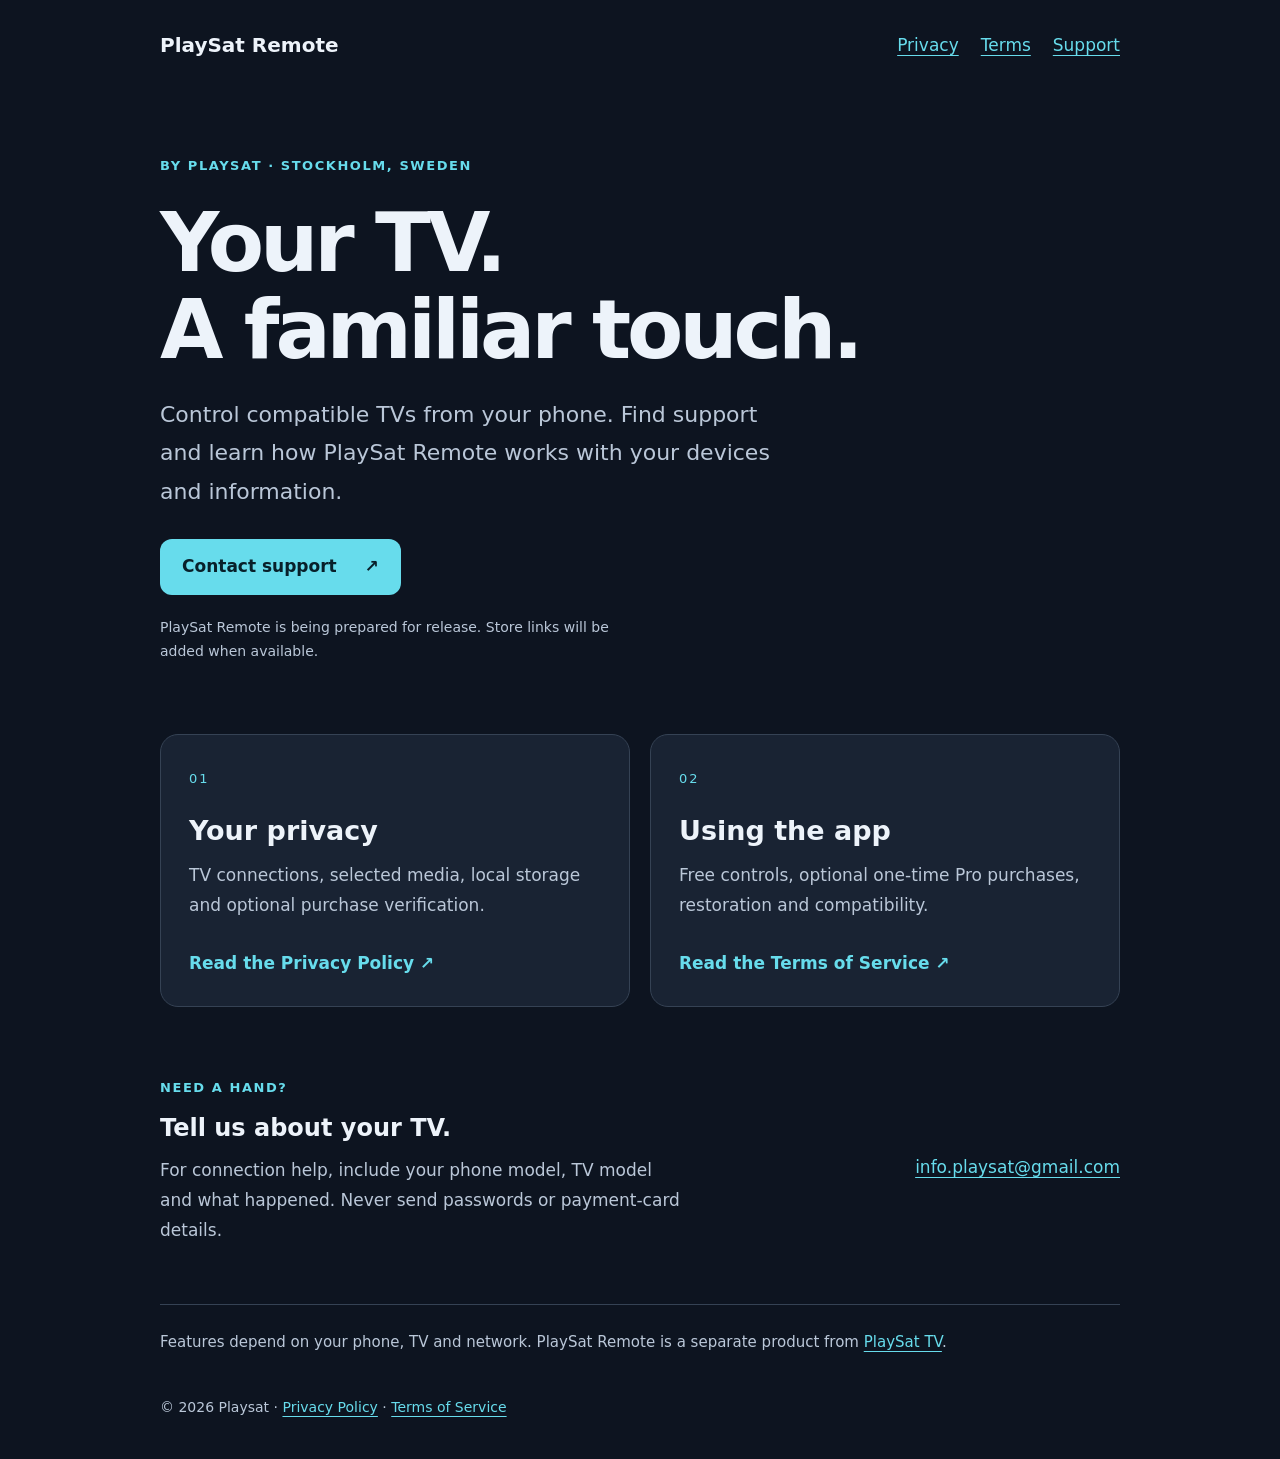
<file: docs/index.html>
<!doctype html>
<html lang="en">
<head><meta charset="utf-8"><meta name="viewport" content="width=device-width, initial-scale=1"><title>PlaySat Remote | Support &amp; Legal</title><meta name="description" content="Official information, support, terms and privacy for PlaySat Remote."><link rel="canonical" href="https://remote.playsattv.com/"><link rel="stylesheet" href="legal.css"><link rel="stylesheet" href="home.css"></head>
<body>
<a class="skip" href="#content">Skip to content</a>
<header><a class="brand" aria-current="page" href="./">PlaySat Remote</a><nav aria-label="Main navigation"><a href="privacy/">Privacy</a><a href="terms/">Terms</a><a href="https://portal.playsattv.com/#contact">Support</a></nav></header>
<main id="content" class="home">
<section class="intro"><div class="eyebrow">By Playsat · Stockholm, Sweden</div><h1>Your TV.<br>A familiar touch.</h1><p class="lead">Control compatible TVs from your phone. Find support and learn how PlaySat Remote works with your devices and information.</p><a class="button" href="mailto:info.playsat@gmail.com?subject=PlaySat%20Remote%20Support">Contact support <span aria-hidden="true">↗</span></a><p class="release">PlaySat Remote is being prepared for release. Store links will be added when available.</p></section>
<section class="resources" aria-label="Support and legal information"><a class="resource" href="privacy/"><span class="number" aria-hidden="true">01</span><h2>Your privacy</h2><p>TV connections, selected media, local storage and optional purchase verification.</p><span class="read">Read the Privacy Policy <span aria-hidden="true">↗</span></span></a><a class="resource" href="terms/"><span class="number" aria-hidden="true">02</span><h2>Using the app</h2><p>Free controls, optional one-time Pro purchases, restoration and compatibility.</p><span class="read">Read the Terms of Service <span aria-hidden="true">↗</span></span></a></section>
<section class="help"><div><div class="eyebrow">Need a hand?</div><h2>Tell us about your TV.</h2><p>For connection help, include your phone model, TV model and what happened. Never send passwords or payment-card details.</p></div><a href="mailto:info.playsat@gmail.com">info.playsat@gmail.com</a></section>
<p class="meta">Features depend on your phone, TV and network. PlaySat Remote is a separate product from <a href="https://portal.playsattv.com/">PlaySat TV</a>.</p>
</main><footer>© 2026 Playsat · <a href="privacy/">Privacy Policy</a> · <a href="terms/">Terms of Service</a></footer>
</body></html>
</file>
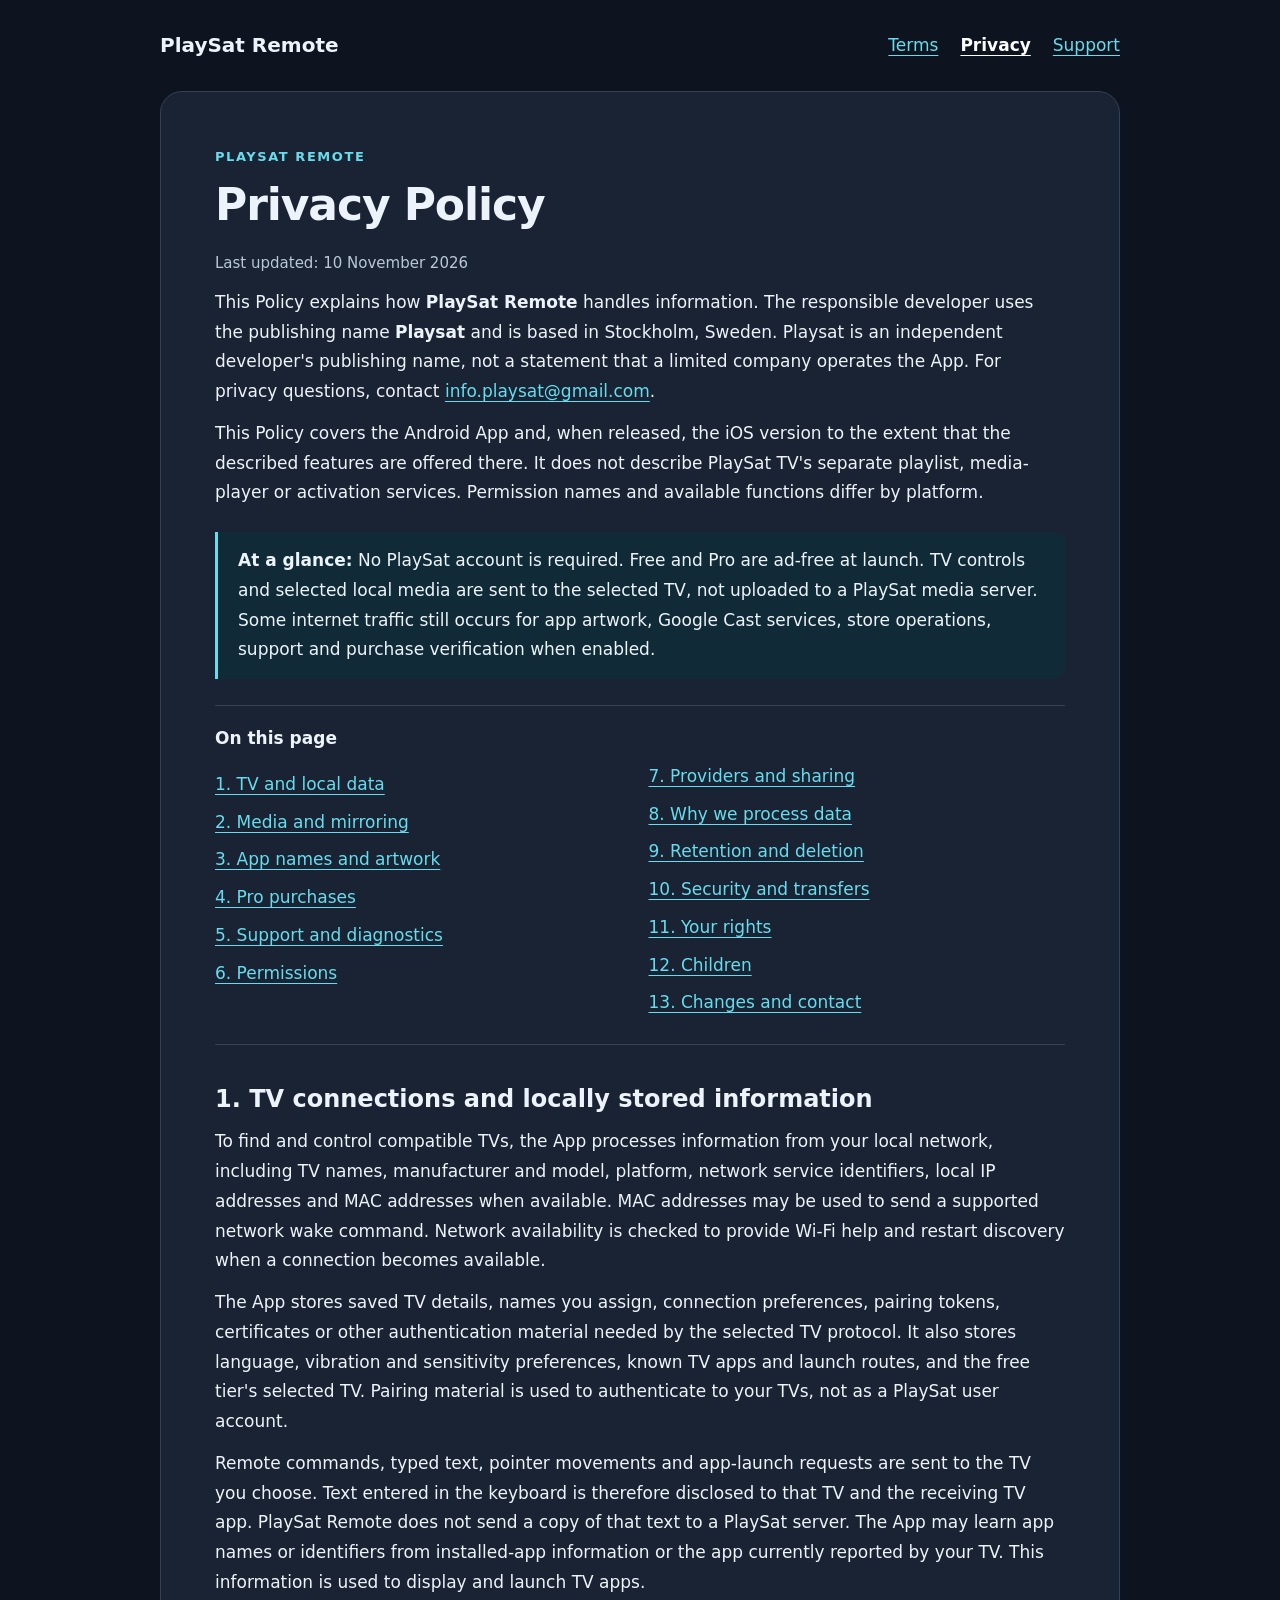
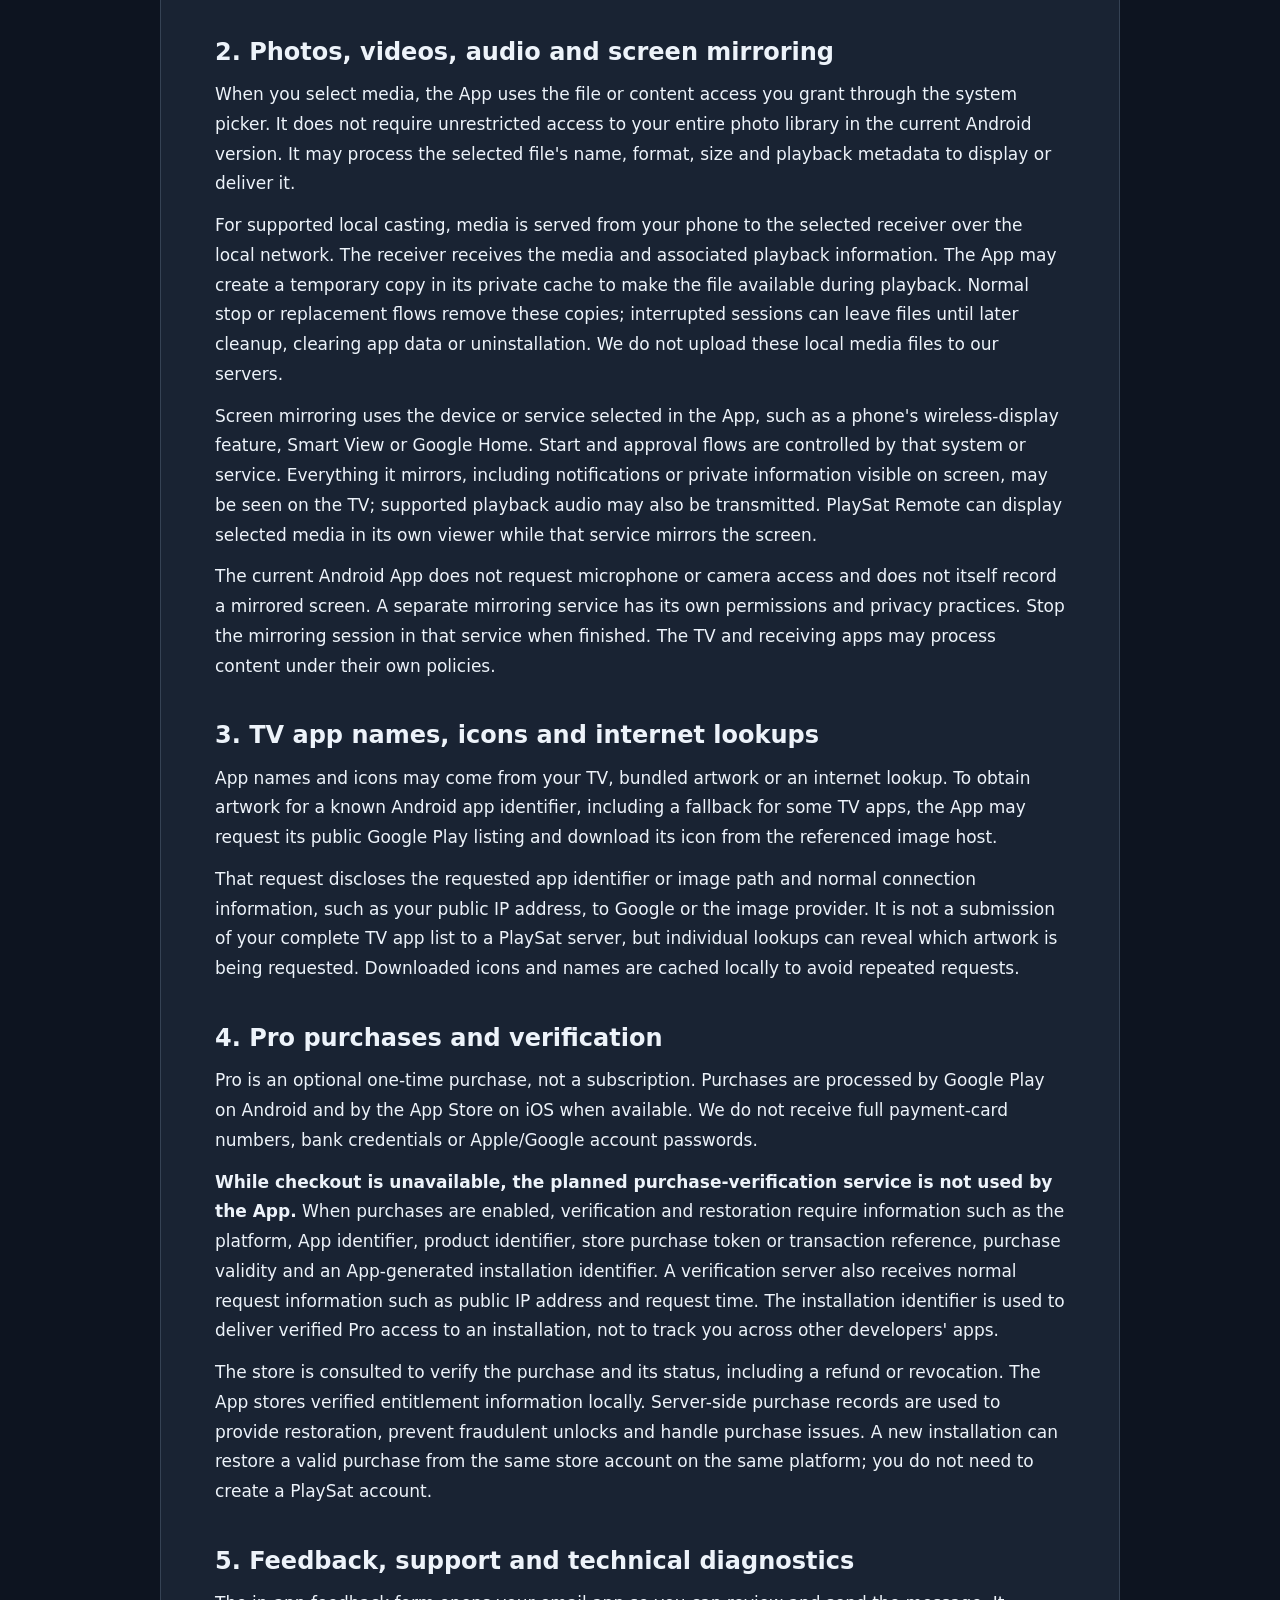
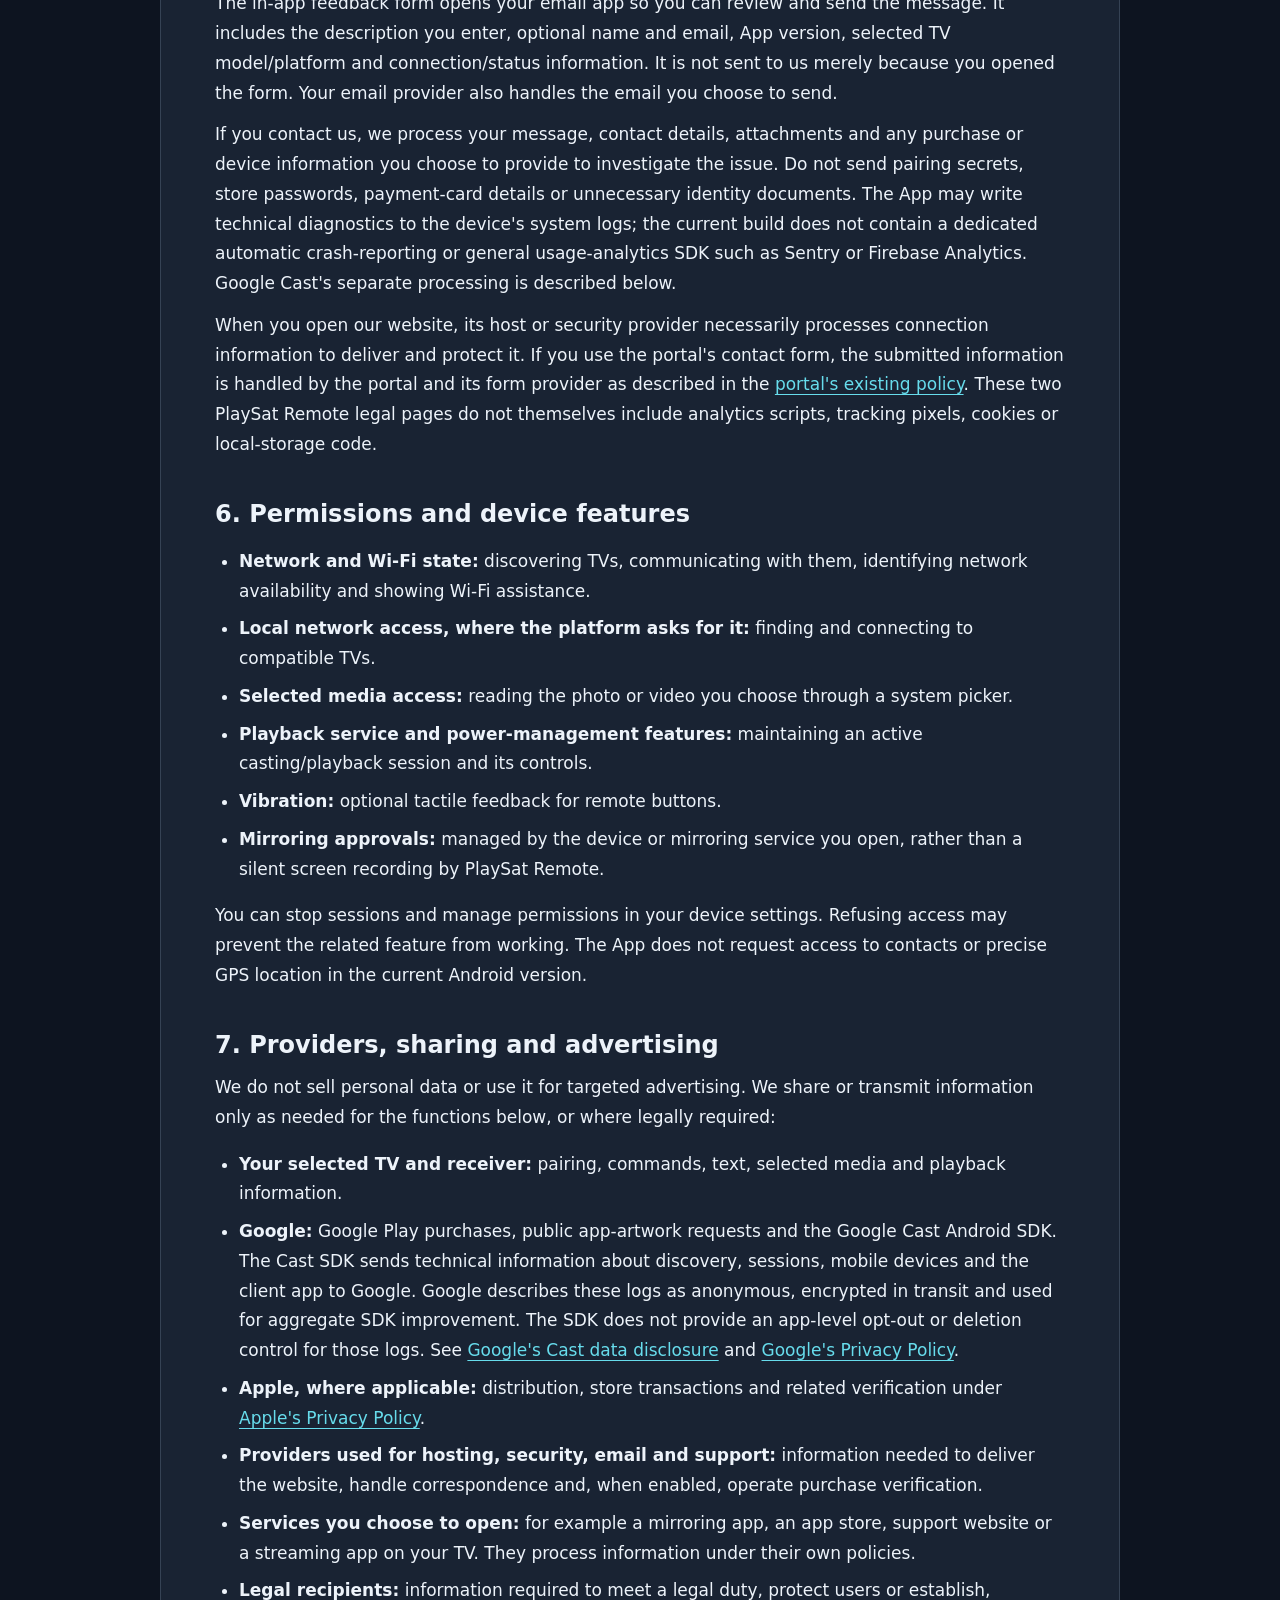
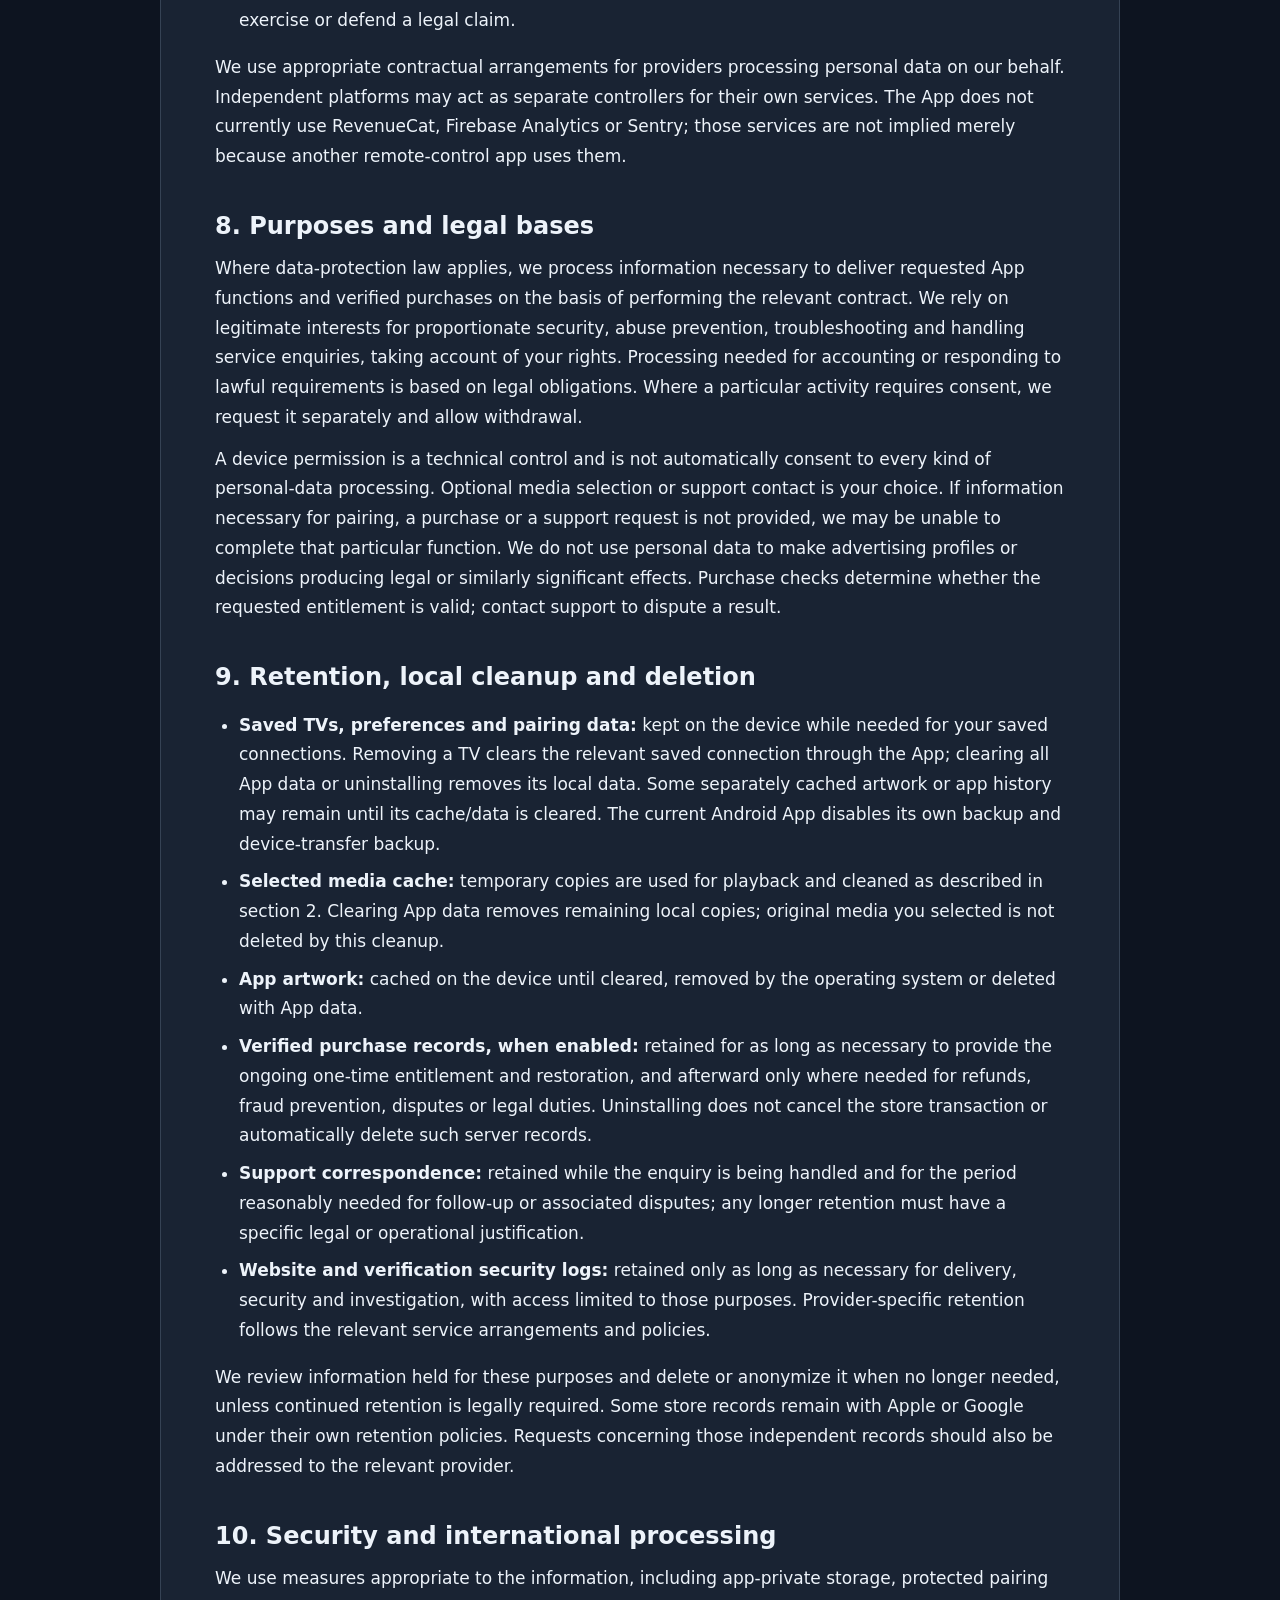
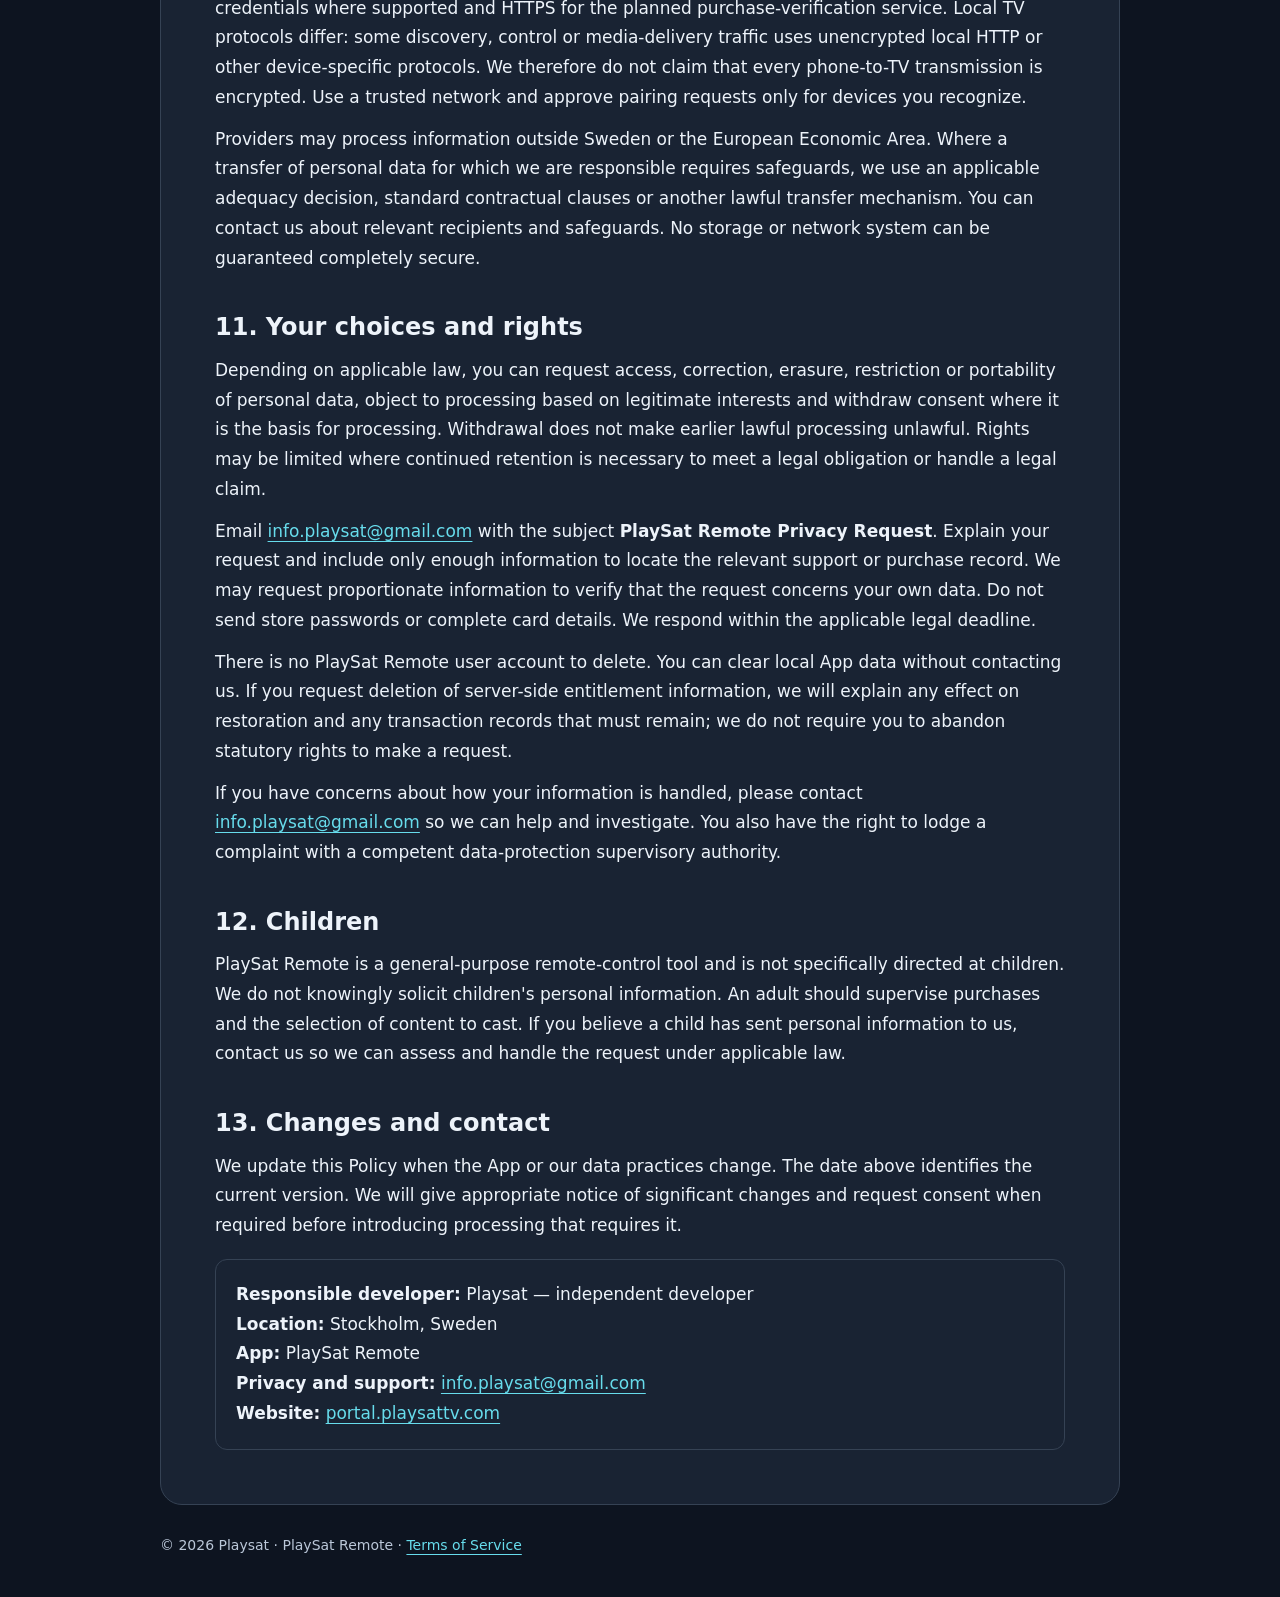
<file: docs/privacy/index.html>
<!doctype html>
<html lang="en">
<head><meta charset="utf-8"><meta name="viewport" content="width=device-width, initial-scale=1"><title>Privacy Policy | PlaySat Remote</title><meta name="description" content="How PlaySat Remote handles local TV connections, casting, app artwork, optional Pro purchases and support requests."><link rel="stylesheet" href="../legal.css"><link rel="canonical" href="https://remote.playsattv.com/privacy/">
</head>
<body>
<a class="skip" href="#content">Skip to content</a>
<header><a class="brand" href="../">PlaySat Remote</a><nav aria-label="Legal pages"><a href="../terms/">Terms</a><a aria-current="page" href="./">Privacy</a><a href="https://portal.playsattv.com/#contact">Support</a></nav></header>
<main id="content">
<div class="eyebrow">PlaySat Remote</div><h1>Privacy Policy</h1><p class="meta">Last updated: <time datetime="2026-11-10">10 November 2026</time></p>
<!-- Controller: complete legal identity/contact details before commercial publication; see UPLOAD-GUIDE.txt. -->
<p>This Policy explains how <strong>PlaySat Remote</strong> handles information. The responsible developer uses the publishing name <strong>Playsat</strong> and is based in Stockholm, Sweden. Playsat is an independent developer's publishing name, not a statement that a limited company operates the App. For privacy questions, contact <a href="mailto:info.playsat@gmail.com">info.playsat@gmail.com</a>.</p>
<p>This Policy covers the Android App and, when released, the iOS version to the extent that the described features are offered there. It does not describe PlaySat TV's separate playlist, media-player or activation services. Permission names and available functions differ by platform.</p>
<div class="note"><strong>At a glance:</strong> No PlaySat account is required. Free and Pro are ad-free at launch. TV controls and selected local media are sent to the selected TV, not uploaded to a PlaySat media server. Some internet traffic still occurs for app artwork, Google Cast services, store operations, support and purchase verification when enabled.</div>
<nav class="toc" aria-label="Contents"><strong>On this page</strong><ul><li><a href="#local">1. TV and local data</a></li><li><a href="#media">2. Media and mirroring</a></li><li><a href="#artwork">3. App names and artwork</a></li><li><a href="#purchases">4. Pro purchases</a></li><li><a href="#support">5. Support and diagnostics</a></li><li><a href="#permissions">6. Permissions</a></li><li><a href="#providers">7. Providers and sharing</a></li><li><a href="#basis">8. Why we process data</a></li><li><a href="#retention">9. Retention and deletion</a></li><li><a href="#security">10. Security and transfers</a></li><li><a href="#rights">11. Your rights</a></li><li><a href="#children">12. Children</a></li><li><a href="#changes">13. Changes and contact</a></li></ul></nav>
<h2 id="local">1. TV connections and locally stored information</h2>
<p>To find and control compatible TVs, the App processes information from your local network, including TV names, manufacturer and model, platform, network service identifiers, local IP addresses and MAC addresses when available. MAC addresses may be used to send a supported network wake command. Network availability is checked to provide Wi-Fi help and restart discovery when a connection becomes available.</p>
<p>The App stores saved TV details, names you assign, connection preferences, pairing tokens, certificates or other authentication material needed by the selected TV protocol. It also stores language, vibration and sensitivity preferences, known TV apps and launch routes, and the free tier's selected TV. Pairing material is used to authenticate to your TVs, not as a PlaySat user account.</p>
<p>Remote commands, typed text, pointer movements and app-launch requests are sent to the TV you choose. Text entered in the keyboard is therefore disclosed to that TV and the receiving TV app. PlaySat Remote does not send a copy of that text to a PlaySat server. The App may learn app names or identifiers from installed-app information or the app currently reported by your TV. This information is used to display and launch TV apps.</p>
<h2 id="media">2. Photos, videos, audio and screen mirroring</h2>
<p>When you select media, the App uses the file or content access you grant through the system picker. It does not require unrestricted access to your entire photo library in the current Android version. It may process the selected file's name, format, size and playback metadata to display or deliver it.</p>
<p>For supported local casting, media is served from your phone to the selected receiver over the local network. The receiver receives the media and associated playback information. The App may create a temporary copy in its private cache to make the file available during playback. Normal stop or replacement flows remove these copies; interrupted sessions can leave files until later cleanup, clearing app data or uninstallation. We do not upload these local media files to our servers.</p>
<p>Screen mirroring uses the device or service selected in the App, such as a phone's wireless-display feature, Smart View or Google Home. Start and approval flows are controlled by that system or service. Everything it mirrors, including notifications or private information visible on screen, may be seen on the TV; supported playback audio may also be transmitted. PlaySat Remote can display selected media in its own viewer while that service mirrors the screen.</p>
<p>The current Android App does not request microphone or camera access and does not itself record a mirrored screen. A separate mirroring service has its own permissions and privacy practices. Stop the mirroring session in that service when finished. The TV and receiving apps may process content under their own policies.</p>
<h2 id="artwork">3. TV app names, icons and internet lookups</h2>
<p>App names and icons may come from your TV, bundled artwork or an internet lookup. To obtain artwork for a known Android app identifier, including a fallback for some TV apps, the App may request its public Google Play listing and download its icon from the referenced image host.</p>
<p>That request discloses the requested app identifier or image path and normal connection information, such as your public IP address, to Google or the image provider. It is not a submission of your complete TV app list to a PlaySat server, but individual lookups can reveal which artwork is being requested. Downloaded icons and names are cached locally to avoid repeated requests.</p>
<h2 id="purchases">4. Pro purchases and verification</h2>
<p>Pro is an optional one-time purchase, not a subscription. Purchases are processed by Google Play on Android and by the App Store on iOS when available. We do not receive full payment-card numbers, bank credentials or Apple/Google account passwords.</p>
<p><strong>While checkout is unavailable, the planned purchase-verification service is not used by the App.</strong> When purchases are enabled, verification and restoration require information such as the platform, App identifier, product identifier, store purchase token or transaction reference, purchase validity and an App-generated installation identifier. A verification server also receives normal request information such as public IP address and request time. The installation identifier is used to deliver verified Pro access to an installation, not to track you across other developers' apps.</p>
<p>The store is consulted to verify the purchase and its status, including a refund or revocation. The App stores verified entitlement information locally. Server-side purchase records are used to provide restoration, prevent fraudulent unlocks and handle purchase issues. A new installation can restore a valid purchase from the same store account on the same platform; you do not need to create a PlaySat account.</p>
<h2 id="support">5. Feedback, support and technical diagnostics</h2>
<p>The in-app feedback form opens your email app so you can review and send the message. It includes the description you enter, optional name and email, App version, selected TV model/platform and connection/status information. It is not sent to us merely because you opened the form. Your email provider also handles the email you choose to send.</p>
<p>If you contact us, we process your message, contact details, attachments and any purchase or device information you choose to provide to investigate the issue. Do not send pairing secrets, store passwords, payment-card details or unnecessary identity documents. The App may write technical diagnostics to the device's system logs; the current build does not contain a dedicated automatic crash-reporting or general usage-analytics SDK such as Sentry or Firebase Analytics. Google Cast's separate processing is described below.</p>
<p>When you open our website, its host or security provider necessarily processes connection information to deliver and protect it. If you use the portal's contact form, the submitted information is handled by the portal and its form provider as described in the <a href="https://portal.playsattv.com/privacy/?lang=en">portal's existing policy</a>. These two PlaySat Remote legal pages do not themselves include analytics scripts, tracking pixels, cookies or local-storage code.</p>
<h2 id="permissions">6. Permissions and device features</h2>
<ul><li><strong>Network and Wi-Fi state:</strong> discovering TVs, communicating with them, identifying network availability and showing Wi-Fi assistance.</li><li><strong>Local network access, where the platform asks for it:</strong> finding and connecting to compatible TVs.</li><li><strong>Selected media access:</strong> reading the photo or video you choose through a system picker.</li><li><strong>Playback service and power-management features:</strong> maintaining an active casting/playback session and its controls.</li><li><strong>Vibration:</strong> optional tactile feedback for remote buttons.</li><li><strong>Mirroring approvals:</strong> managed by the device or mirroring service you open, rather than a silent screen recording by PlaySat Remote.</li></ul>
<p>You can stop sessions and manage permissions in your device settings. Refusing access may prevent the related feature from working. The App does not request access to contacts or precise GPS location in the current Android version.</p>
<h2 id="providers">7. Providers, sharing and advertising</h2>
<p>We do not sell personal data or use it for targeted advertising. We share or transmit information only as needed for the functions below, or where legally required:</p>
<ul><li><strong>Your selected TV and receiver:</strong> pairing, commands, text, selected media and playback information.</li><li><strong>Google:</strong> Google Play purchases, public app-artwork requests and the Google Cast Android SDK. The Cast SDK sends technical information about discovery, sessions, mobile devices and the client app to Google. Google describes these logs as anonymous, encrypted in transit and used for aggregate SDK improvement. The SDK does not provide an app-level opt-out or deletion control for those logs. See <a href="https://developers.google.com/cast/docs/android_sender/data_disclosure">Google's Cast data disclosure</a> and <a href="https://policies.google.com/privacy">Google's Privacy Policy</a>.</li><li><strong>Apple, where applicable:</strong> distribution, store transactions and related verification under <a href="https://www.apple.com/legal/privacy/">Apple's Privacy Policy</a>.</li><li><strong>Providers used for hosting, security, email and support:</strong> information needed to deliver the website, handle correspondence and, when enabled, operate purchase verification.</li><li><strong>Services you choose to open:</strong> for example a mirroring app, an app store, support website or a streaming app on your TV. They process information under their own policies.</li><li><strong>Legal recipients:</strong> information required to meet a legal duty, protect users or establish, exercise or defend a legal claim.</li></ul>
<p>We use appropriate contractual arrangements for providers processing personal data on our behalf. Independent platforms may act as separate controllers for their own services. The App does not currently use RevenueCat, Firebase Analytics or Sentry; those services are not implied merely because another remote-control app uses them.</p>
<h2 id="basis">8. Purposes and legal bases</h2>
<p>Where data-protection law applies, we process information necessary to deliver requested App functions and verified purchases on the basis of performing the relevant contract. We rely on legitimate interests for proportionate security, abuse prevention, troubleshooting and handling service enquiries, taking account of your rights. Processing needed for accounting or responding to lawful requirements is based on legal obligations. Where a particular activity requires consent, we request it separately and allow withdrawal.</p>
<p>A device permission is a technical control and is not automatically consent to every kind of personal-data processing. Optional media selection or support contact is your choice. If information necessary for pairing, a purchase or a support request is not provided, we may be unable to complete that particular function. We do not use personal data to make advertising profiles or decisions producing legal or similarly significant effects. Purchase checks determine whether the requested entitlement is valid; contact support to dispute a result.</p>
<h2 id="retention">9. Retention, local cleanup and deletion</h2>
<ul><li><strong>Saved TVs, preferences and pairing data:</strong> kept on the device while needed for your saved connections. Removing a TV clears the relevant saved connection through the App; clearing all App data or uninstalling removes its local data. Some separately cached artwork or app history may remain until its cache/data is cleared. The current Android App disables its own backup and device-transfer backup.</li><li><strong>Selected media cache:</strong> temporary copies are used for playback and cleaned as described in section 2. Clearing App data removes remaining local copies; original media you selected is not deleted by this cleanup.</li><li><strong>App artwork:</strong> cached on the device until cleared, removed by the operating system or deleted with App data.</li><li><strong>Verified purchase records, when enabled:</strong> retained for as long as necessary to provide the ongoing one-time entitlement and restoration, and afterward only where needed for refunds, fraud prevention, disputes or legal duties. Uninstalling does not cancel the store transaction or automatically delete such server records.</li><li><strong>Support correspondence:</strong> retained while the enquiry is being handled and for the period reasonably needed for follow-up or associated disputes; any longer retention must have a specific legal or operational justification.</li><li><strong>Website and verification security logs:</strong> retained only as long as necessary for delivery, security and investigation, with access limited to those purposes. Provider-specific retention follows the relevant service arrangements and policies.</li></ul>
<p>We review information held for these purposes and delete or anonymize it when no longer needed, unless continued retention is legally required. Some store records remain with Apple or Google under their own retention policies. Requests concerning those independent records should also be addressed to the relevant provider.</p>
<h2 id="security">10. Security and international processing</h2>
<p>We use measures appropriate to the information, including app-private storage, protected pairing credentials where supported and HTTPS for the planned purchase-verification service. Local TV protocols differ: some discovery, control or media-delivery traffic uses unencrypted local HTTP or other device-specific protocols. We therefore do not claim that every phone-to-TV transmission is encrypted. Use a trusted network and approve pairing requests only for devices you recognize.</p>
<p>Providers may process information outside Sweden or the European Economic Area. Where a transfer of personal data for which we are responsible requires safeguards, we use an applicable adequacy decision, standard contractual clauses or another lawful transfer mechanism. You can contact us about relevant recipients and safeguards. No storage or network system can be guaranteed completely secure.</p>
<h2 id="rights">11. Your choices and rights</h2>
<p>Depending on applicable law, you can request access, correction, erasure, restriction or portability of personal data, object to processing based on legitimate interests and withdraw consent where it is the basis for processing. Withdrawal does not make earlier lawful processing unlawful. Rights may be limited where continued retention is necessary to meet a legal obligation or handle a legal claim.</p>
<p>Email <a href="mailto:info.playsat@gmail.com?subject=PlaySat%20Remote%20Privacy%20Request">info.playsat@gmail.com</a> with the subject <strong>PlaySat Remote Privacy Request</strong>. Explain your request and include only enough information to locate the relevant support or purchase record. We may request proportionate information to verify that the request concerns your own data. Do not send store passwords or complete card details. We respond within the applicable legal deadline.</p>
<p>There is no PlaySat Remote user account to delete. You can clear local App data without contacting us. If you request deletion of server-side entitlement information, we will explain any effect on restoration and any transaction records that must remain; we do not require you to abandon statutory rights to make a request.</p>
<p>If you have concerns about how your information is handled, please contact <a href="mailto:info.playsat@gmail.com">info.playsat@gmail.com</a> so we can help and investigate. You also have the right to lodge a complaint with a competent data-protection supervisory authority.</p>
<h2 id="children">12. Children</h2>
<p>PlaySat Remote is a general-purpose remote-control tool and is not specifically directed at children. We do not knowingly solicit children's personal information. An adult should supervise purchases and the selection of content to cast. If you believe a child has sent personal information to us, contact us so we can assess and handle the request under applicable law.</p>
<h2 id="changes">13. Changes and contact</h2>
<p>We update this Policy when the App or our data practices change. The date above identifies the current version. We will give appropriate notice of significant changes and request consent when required before introducing processing that requires it.</p>
<div class="contact"><strong>Responsible developer:</strong> Playsat — independent developer<br><strong>Location:</strong> Stockholm, Sweden<br><strong>App:</strong> PlaySat Remote<br><strong>Privacy and support:</strong> <a href="mailto:info.playsat@gmail.com">info.playsat@gmail.com</a><br><strong>Website:</strong> <a href="https://portal.playsattv.com/">portal.playsattv.com</a></div>
</main><footer>© 2026 Playsat · PlaySat Remote · <a href="../terms/">Terms of Service</a></footer>
</body></html>
</file>
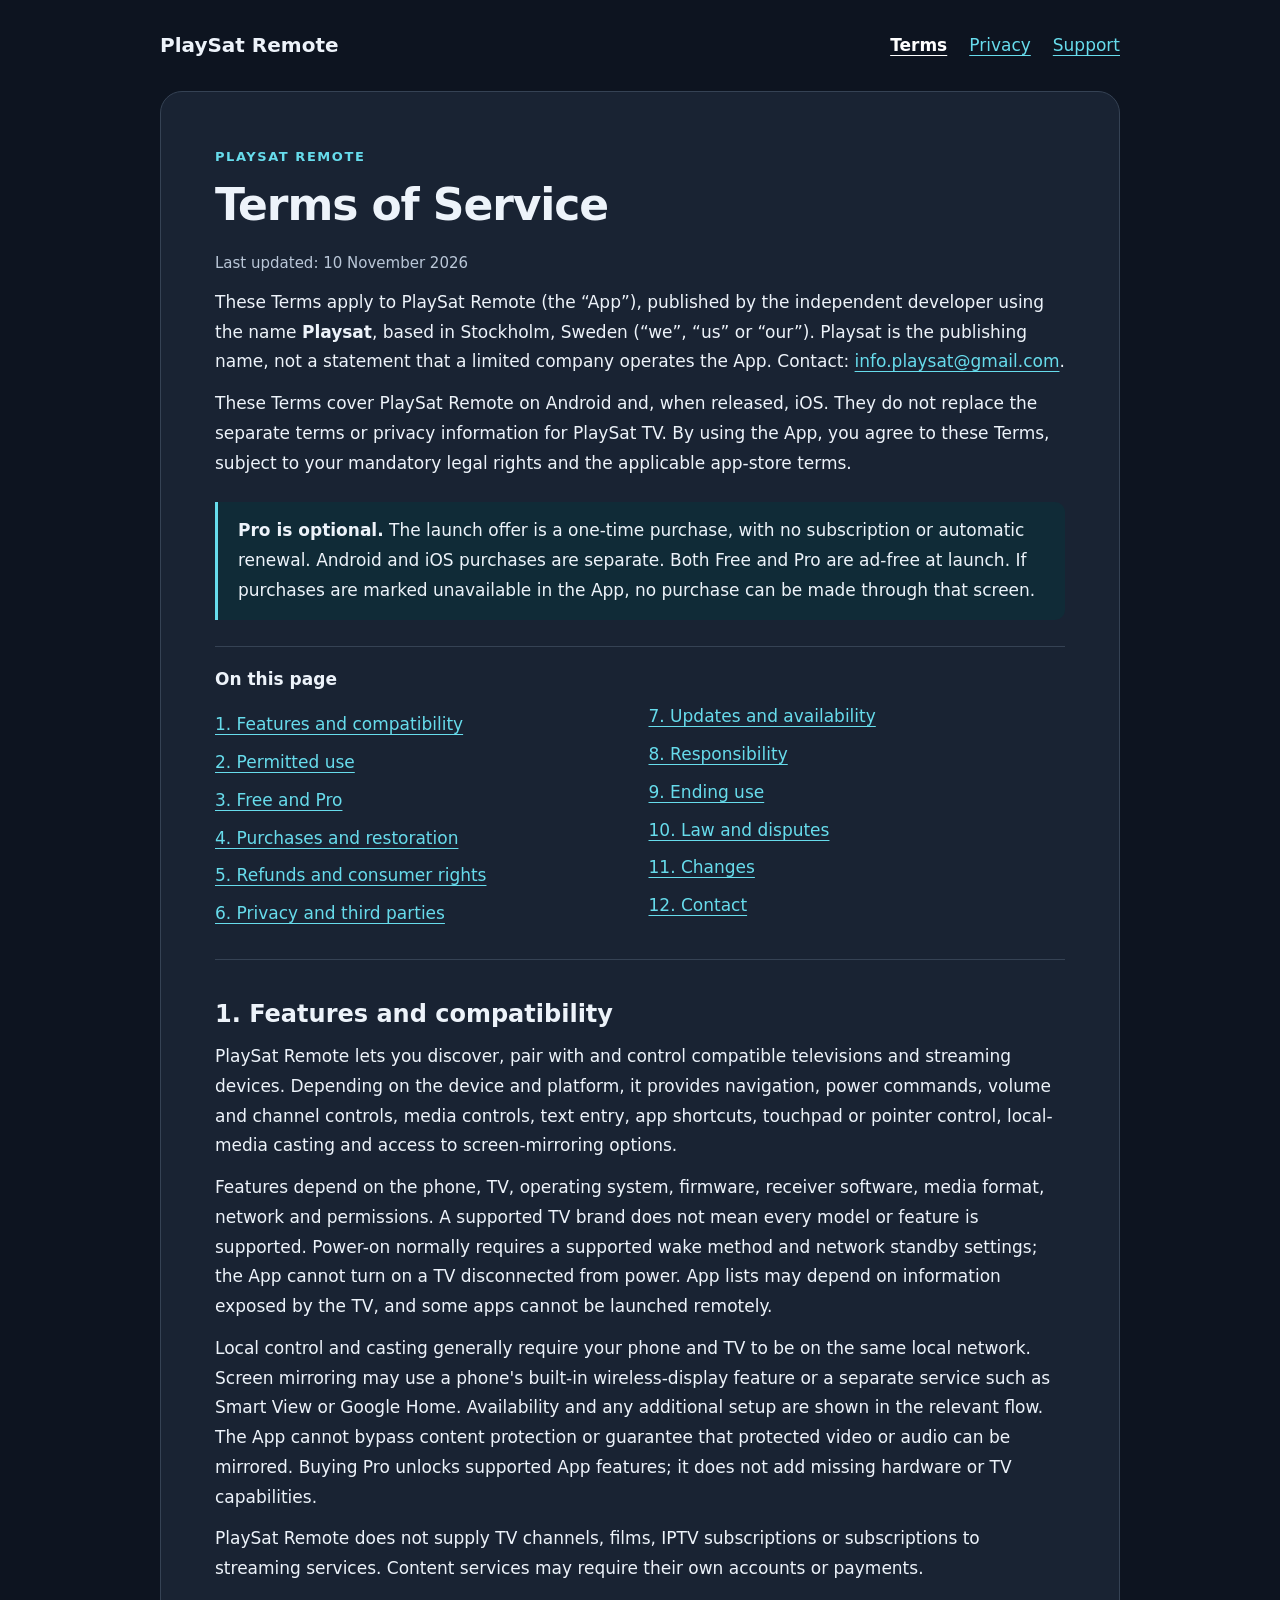
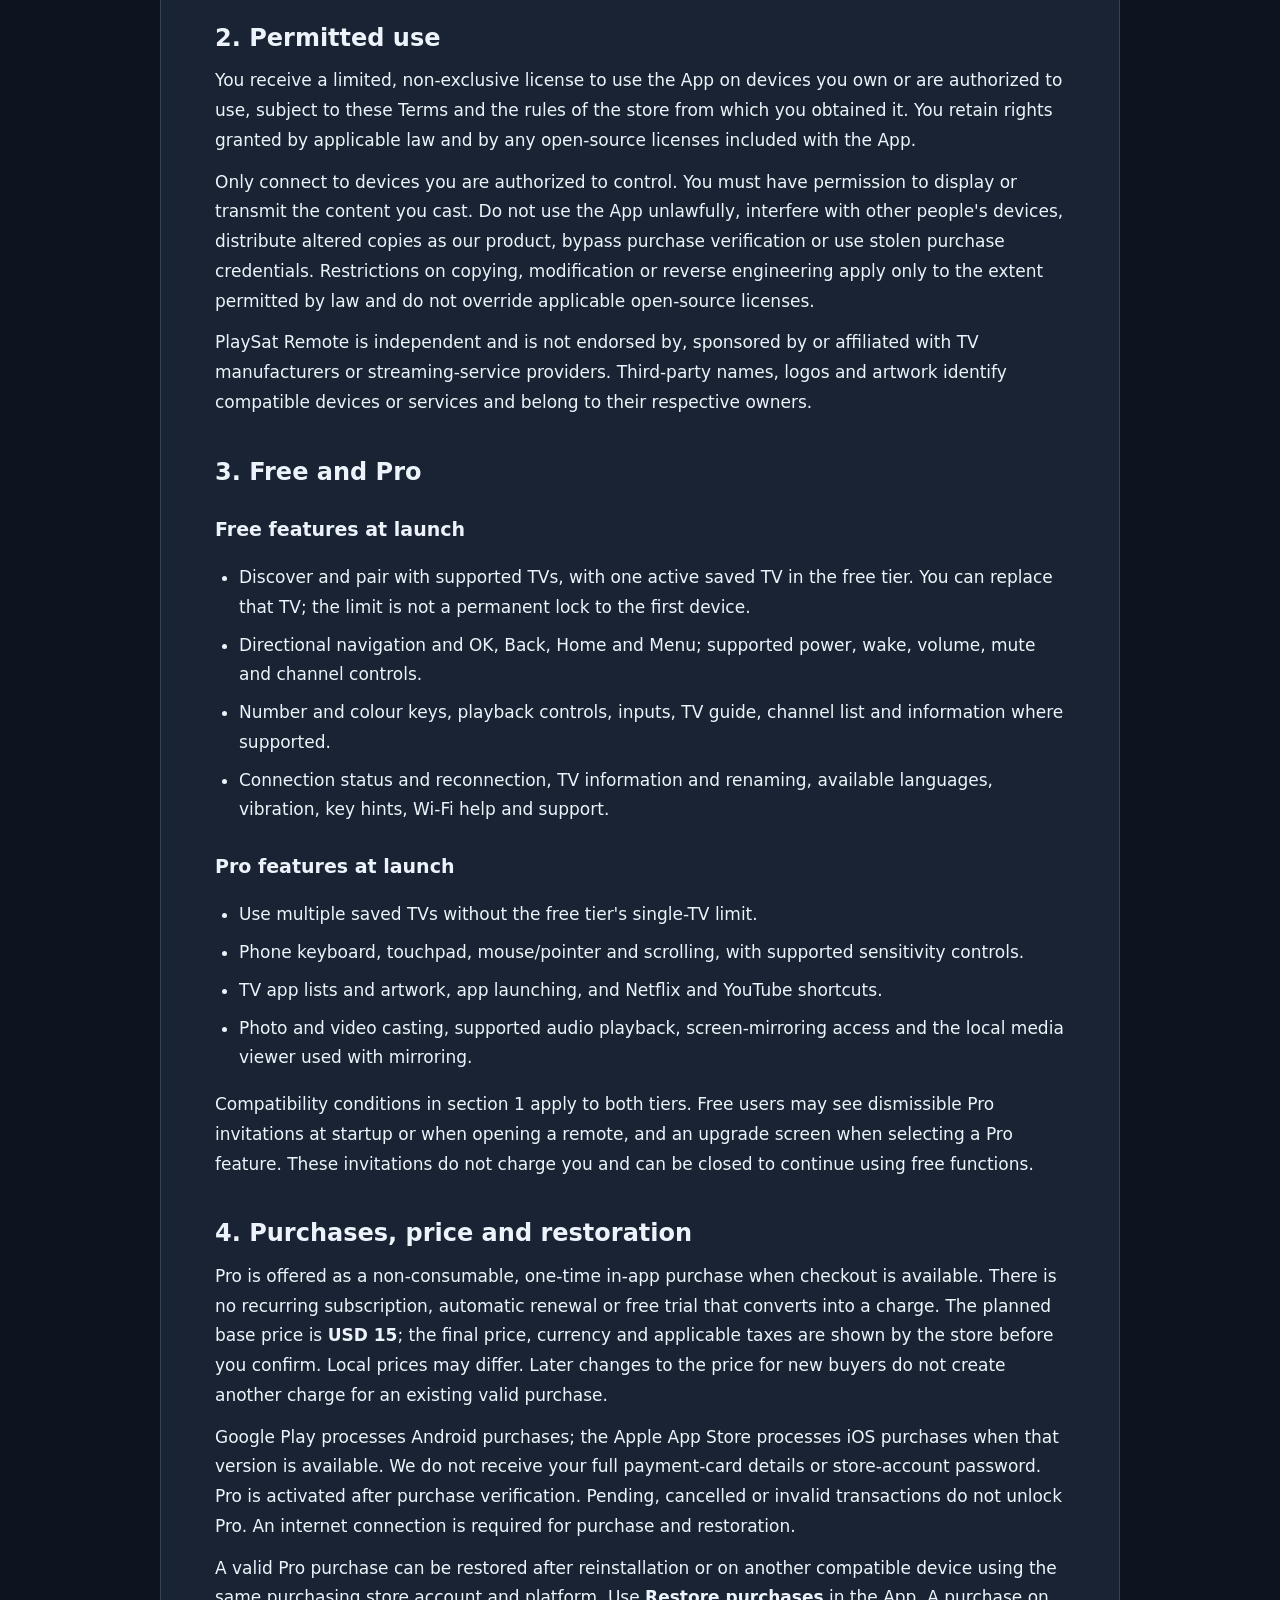
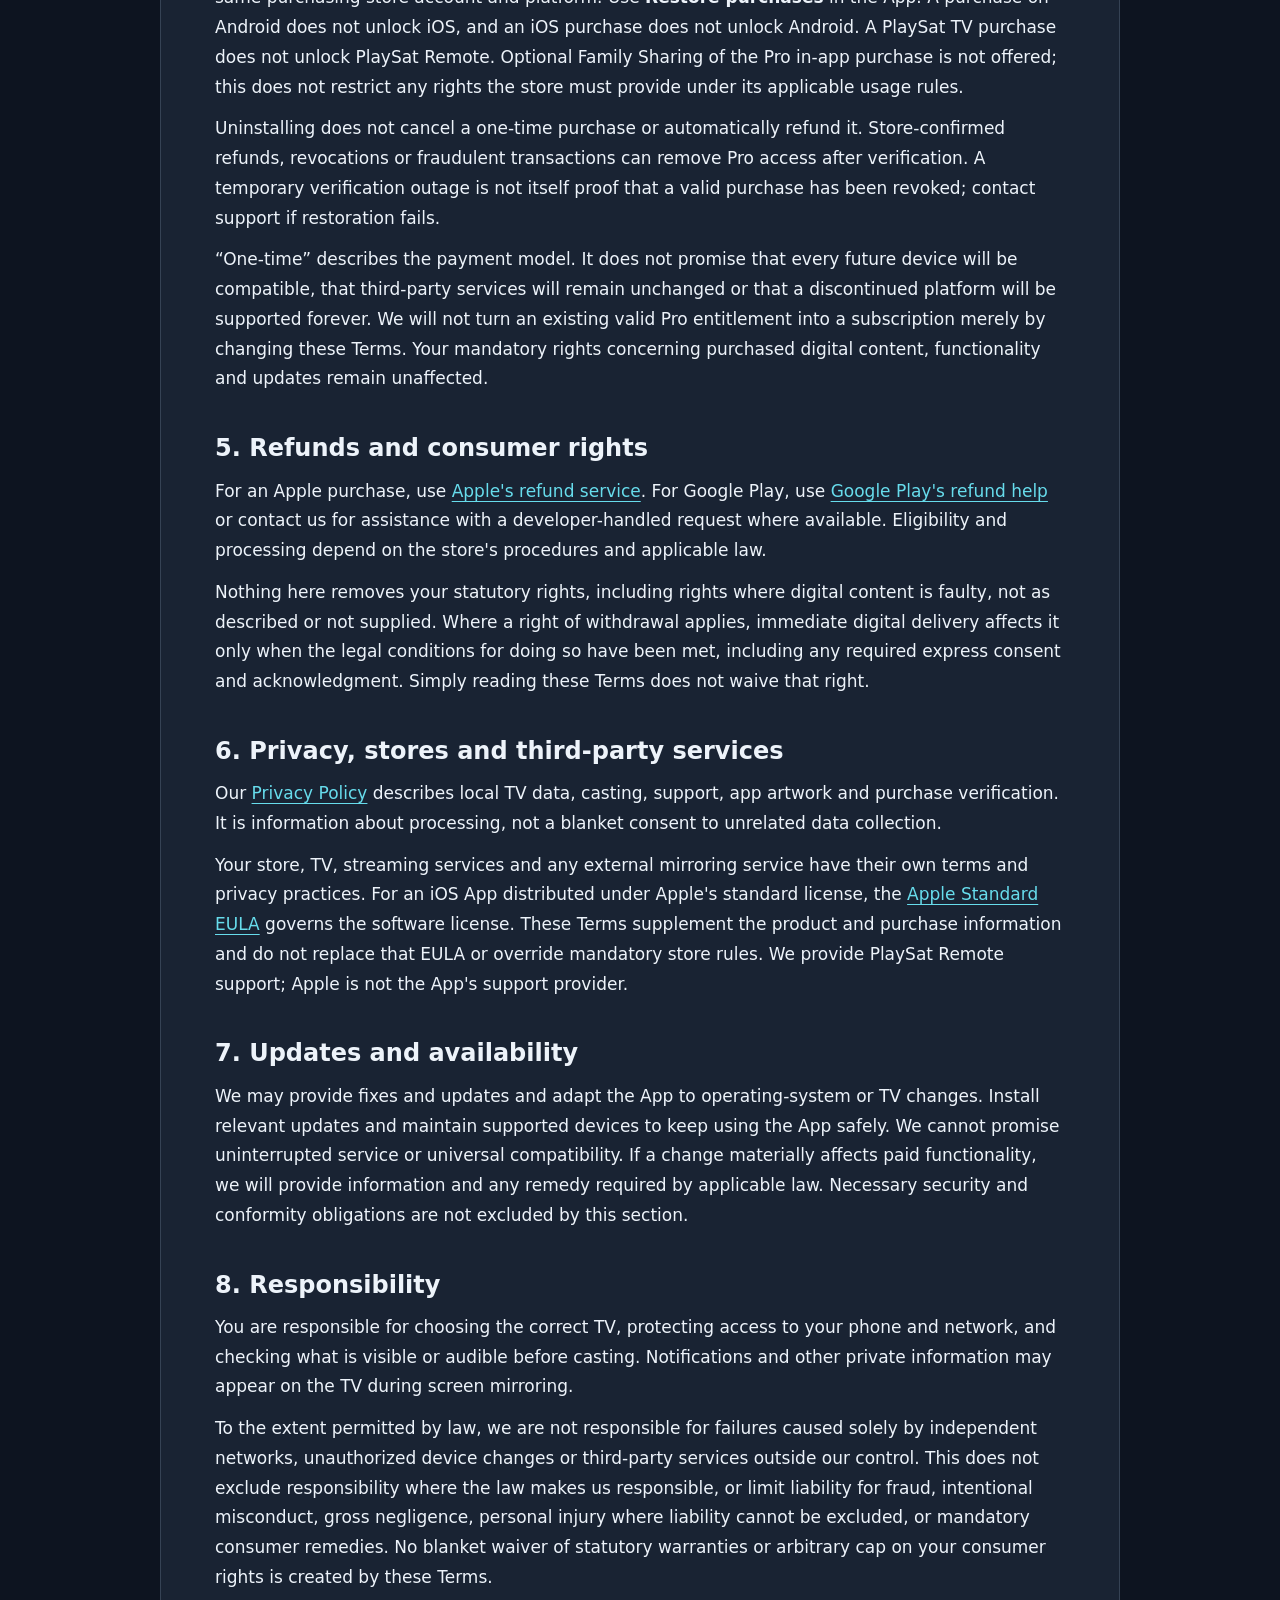
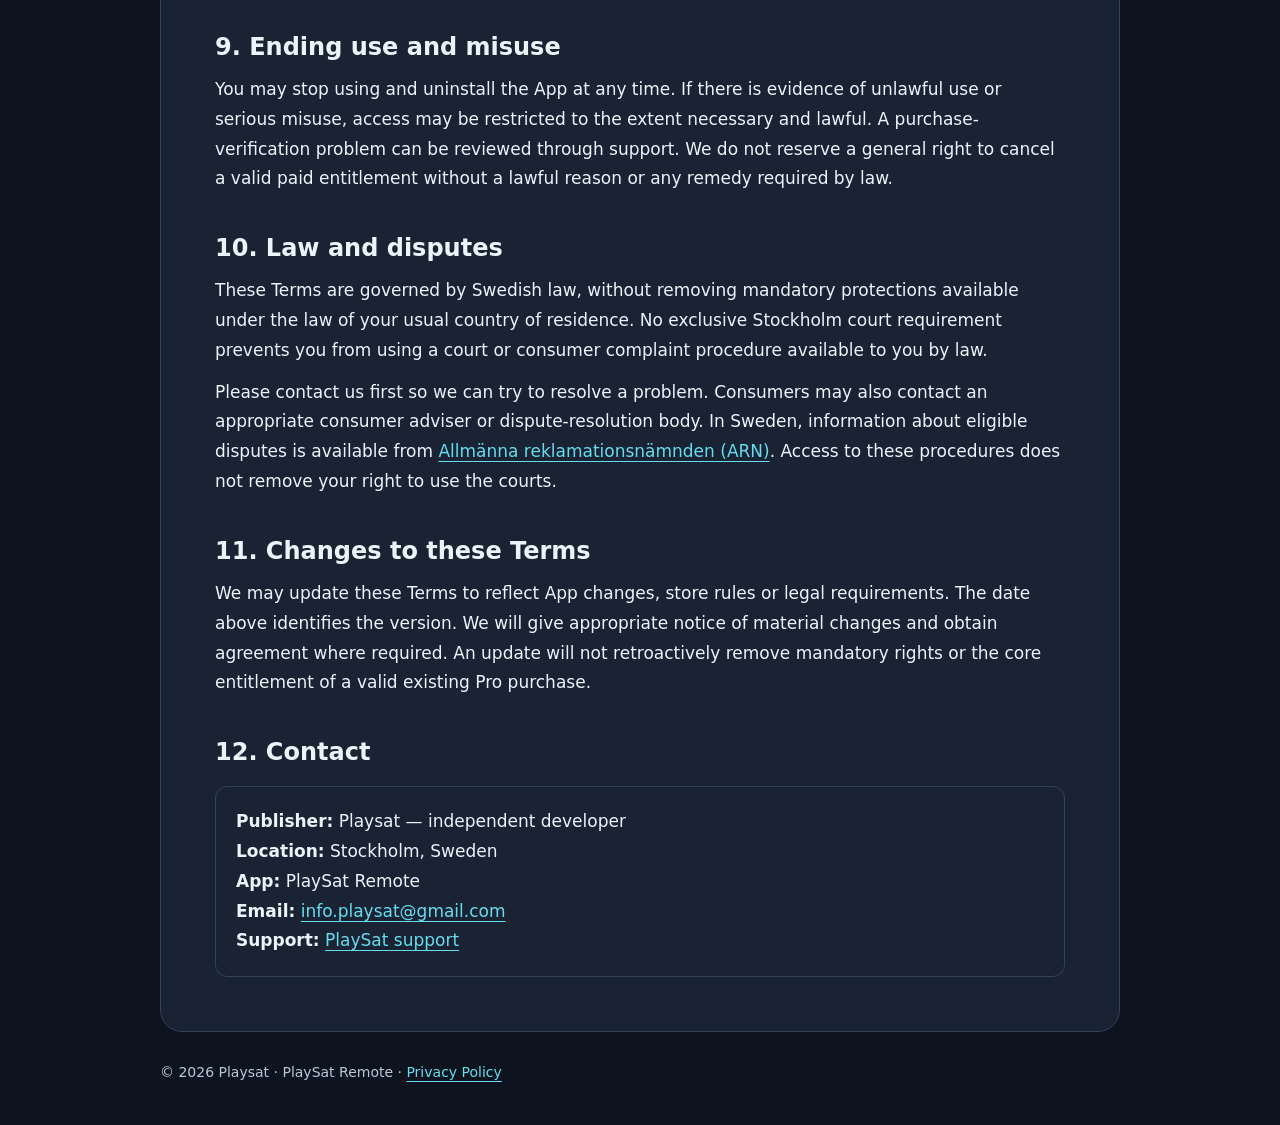
<file: docs/terms/index.html>
<!doctype html>
<html lang="en">
<head>
<meta charset="utf-8"><meta name="viewport" content="width=device-width, initial-scale=1">
<title>Terms of Service | PlaySat Remote</title>
<meta name="description" content="Terms for PlaySat Remote: free remote controls, optional one-time Pro purchases, restoration, compatibility and support.">
<link rel="stylesheet" href="../legal.css">
<link rel="canonical" href="https://remote.playsattv.com/terms/">
</head>
<body>
<a class="skip" href="#content">Skip to content</a>
<header><a class="brand" href="../">PlaySat Remote</a><nav aria-label="Legal pages"><a aria-current="page" href="./">Terms</a><a href="../privacy/">Privacy</a><a href="https://portal.playsattv.com/#contact">Support</a></nav></header>
<main id="content">
<div class="eyebrow">PlaySat Remote</div><h1>Terms of Service</h1>
<p class="meta">Last updated: <time datetime="2026-11-10">10 November 2026</time></p>
<!-- Publisher: complete legal identity/contact details before commercial publication; see UPLOAD-GUIDE.txt. -->
<p>These Terms apply to PlaySat Remote (the “App”), published by the independent developer using the name <strong>Playsat</strong>, based in Stockholm, Sweden (“we”, “us” or “our”). Playsat is the publishing name, not a statement that a limited company operates the App. Contact: <a href="mailto:info.playsat@gmail.com">info.playsat@gmail.com</a>.</p>
<p>These Terms cover PlaySat Remote on Android and, when released, iOS. They do not replace the separate terms or privacy information for PlaySat TV. By using the App, you agree to these Terms, subject to your mandatory legal rights and the applicable app-store terms.</p>
<div class="note"><strong>Pro is optional.</strong> The launch offer is a one-time purchase, with no subscription or automatic renewal. Android and iOS purchases are separate. Both Free and Pro are ad-free at launch. If purchases are marked unavailable in the App, no purchase can be made through that screen.</div>
<nav class="toc" aria-label="Contents"><strong>On this page</strong><ul><li><a href="#features">1. Features and compatibility</a></li><li><a href="#license">2. Permitted use</a></li><li><a href="#free-pro">3. Free and Pro</a></li><li><a href="#purchases">4. Purchases and restoration</a></li><li><a href="#refunds">5. Refunds and consumer rights</a></li><li><a href="#privacy">6. Privacy and third parties</a></li><li><a href="#updates">7. Updates and availability</a></li><li><a href="#responsibility">8. Responsibility</a></li><li><a href="#termination">9. Ending use</a></li><li><a href="#law">10. Law and disputes</a></li><li><a href="#changes">11. Changes</a></li><li><a href="#contact">12. Contact</a></li></ul></nav>
<h2 id="features">1. Features and compatibility</h2>
<p>PlaySat Remote lets you discover, pair with and control compatible televisions and streaming devices. Depending on the device and platform, it provides navigation, power commands, volume and channel controls, media controls, text entry, app shortcuts, touchpad or pointer control, local-media casting and access to screen-mirroring options.</p>
<p>Features depend on the phone, TV, operating system, firmware, receiver software, media format, network and permissions. A supported TV brand does not mean every model or feature is supported. Power-on normally requires a supported wake method and network standby settings; the App cannot turn on a TV disconnected from power. App lists may depend on information exposed by the TV, and some apps cannot be launched remotely.</p>
<p>Local control and casting generally require your phone and TV to be on the same local network. Screen mirroring may use a phone's built-in wireless-display feature or a separate service such as Smart View or Google Home. Availability and any additional setup are shown in the relevant flow. The App cannot bypass content protection or guarantee that protected video or audio can be mirrored. Buying Pro unlocks supported App features; it does not add missing hardware or TV capabilities.</p>
<p>PlaySat Remote does not supply TV channels, films, IPTV subscriptions or subscriptions to streaming services. Content services may require their own accounts or payments.</p>
<h2 id="license">2. Permitted use</h2>
<p>You receive a limited, non-exclusive license to use the App on devices you own or are authorized to use, subject to these Terms and the rules of the store from which you obtained it. You retain rights granted by applicable law and by any open-source licenses included with the App.</p>
<p>Only connect to devices you are authorized to control. You must have permission to display or transmit the content you cast. Do not use the App unlawfully, interfere with other people's devices, distribute altered copies as our product, bypass purchase verification or use stolen purchase credentials. Restrictions on copying, modification or reverse engineering apply only to the extent permitted by law and do not override applicable open-source licenses.</p>
<p>PlaySat Remote is independent and is not endorsed by, sponsored by or affiliated with TV manufacturers or streaming-service providers. Third-party names, logos and artwork identify compatible devices or services and belong to their respective owners.</p>
<h2 id="free-pro">3. Free and Pro</h2>
<h3>Free features at launch</h3>
<ul><li>Discover and pair with supported TVs, with one active saved TV in the free tier. You can replace that TV; the limit is not a permanent lock to the first device.</li><li>Directional navigation and OK, Back, Home and Menu; supported power, wake, volume, mute and channel controls.</li><li>Number and colour keys, playback controls, inputs, TV guide, channel list and information where supported.</li><li>Connection status and reconnection, TV information and renaming, available languages, vibration, key hints, Wi-Fi help and support.</li></ul>
<h3>Pro features at launch</h3>
<ul><li>Use multiple saved TVs without the free tier's single-TV limit.</li><li>Phone keyboard, touchpad, mouse/pointer and scrolling, with supported sensitivity controls.</li><li>TV app lists and artwork, app launching, and Netflix and YouTube shortcuts.</li><li>Photo and video casting, supported audio playback, screen-mirroring access and the local media viewer used with mirroring.</li></ul>
<p>Compatibility conditions in section 1 apply to both tiers. Free users may see dismissible Pro invitations at startup or when opening a remote, and an upgrade screen when selecting a Pro feature. These invitations do not charge you and can be closed to continue using free functions.</p>
<h2 id="purchases">4. Purchases, price and restoration</h2>
<p>Pro is offered as a non-consumable, one-time in-app purchase when checkout is available. There is no recurring subscription, automatic renewal or free trial that converts into a charge. The planned base price is <strong>USD 15</strong>; the final price, currency and applicable taxes are shown by the store before you confirm. Local prices may differ. Later changes to the price for new buyers do not create another charge for an existing valid purchase.</p>
<p>Google Play processes Android purchases; the Apple App Store processes iOS purchases when that version is available. We do not receive your full payment-card details or store-account password. Pro is activated after purchase verification. Pending, cancelled or invalid transactions do not unlock Pro. An internet connection is required for purchase and restoration.</p>
<p>A valid Pro purchase can be restored after reinstallation or on another compatible device using the same purchasing store account and platform. Use <strong>Restore purchases</strong> in the App. A purchase on Android does not unlock iOS, and an iOS purchase does not unlock Android. A PlaySat TV purchase does not unlock PlaySat Remote. Optional Family Sharing of the Pro in-app purchase is not offered; this does not restrict any rights the store must provide under its applicable usage rules.</p>
<p>Uninstalling does not cancel a one-time purchase or automatically refund it. Store-confirmed refunds, revocations or fraudulent transactions can remove Pro access after verification. A temporary verification outage is not itself proof that a valid purchase has been revoked; contact support if restoration fails.</p>
<p>“One-time” describes the payment model. It does not promise that every future device will be compatible, that third-party services will remain unchanged or that a discontinued platform will be supported forever. We will not turn an existing valid Pro entitlement into a subscription merely by changing these Terms. Your mandatory rights concerning purchased digital content, functionality and updates remain unaffected.</p>
<h2 id="refunds">5. Refunds and consumer rights</h2>
<p>For an Apple purchase, use <a href="https://reportaproblem.apple.com/">Apple's refund service</a>. For Google Play, use <a href="https://support.google.com/googleplay/answer/2479637">Google Play's refund help</a> or contact us for assistance with a developer-handled request where available. Eligibility and processing depend on the store's procedures and applicable law.</p>
<p>Nothing here removes your statutory rights, including rights where digital content is faulty, not as described or not supplied. Where a right of withdrawal applies, immediate digital delivery affects it only when the legal conditions for doing so have been met, including any required express consent and acknowledgment. Simply reading these Terms does not waive that right.</p>
<h2 id="privacy">6. Privacy, stores and third-party services</h2>
<p>Our <a href="../privacy/">Privacy Policy</a> describes local TV data, casting, support, app artwork and purchase verification. It is information about processing, not a blanket consent to unrelated data collection.</p>
<p>Your store, TV, streaming services and any external mirroring service have their own terms and privacy practices. For an iOS App distributed under Apple's standard license, the <a href="https://www.apple.com/legal/internet-services/itunes/dev/stdeula/">Apple Standard EULA</a> governs the software license. These Terms supplement the product and purchase information and do not replace that EULA or override mandatory store rules. We provide PlaySat Remote support; Apple is not the App's support provider.</p>
<h2 id="updates">7. Updates and availability</h2>
<p>We may provide fixes and updates and adapt the App to operating-system or TV changes. Install relevant updates and maintain supported devices to keep using the App safely. We cannot promise uninterrupted service or universal compatibility. If a change materially affects paid functionality, we will provide information and any remedy required by applicable law. Necessary security and conformity obligations are not excluded by this section.</p>
<h2 id="responsibility">8. Responsibility</h2>
<p>You are responsible for choosing the correct TV, protecting access to your phone and network, and checking what is visible or audible before casting. Notifications and other private information may appear on the TV during screen mirroring.</p>
<p>To the extent permitted by law, we are not responsible for failures caused solely by independent networks, unauthorized device changes or third-party services outside our control. This does not exclude responsibility where the law makes us responsible, or limit liability for fraud, intentional misconduct, gross negligence, personal injury where liability cannot be excluded, or mandatory consumer remedies. No blanket waiver of statutory warranties or arbitrary cap on your consumer rights is created by these Terms.</p>
<h2 id="termination">9. Ending use and misuse</h2>
<p>You may stop using and uninstall the App at any time. If there is evidence of unlawful use or serious misuse, access may be restricted to the extent necessary and lawful. A purchase-verification problem can be reviewed through support. We do not reserve a general right to cancel a valid paid entitlement without a lawful reason or any remedy required by law.</p>
<h2 id="law">10. Law and disputes</h2>
<p>These Terms are governed by Swedish law, without removing mandatory protections available under the law of your usual country of residence. No exclusive Stockholm court requirement prevents you from using a court or consumer complaint procedure available to you by law.</p>
<p>Please contact us first so we can try to resolve a problem. Consumers may also contact an appropriate consumer adviser or dispute-resolution body. In Sweden, information about eligible disputes is available from <a href="https://www.arn.se/">Allmänna reklamationsnämnden (ARN)</a>. Access to these procedures does not remove your right to use the courts.</p>
<h2 id="changes">11. Changes to these Terms</h2>
<p>We may update these Terms to reflect App changes, store rules or legal requirements. The date above identifies the version. We will give appropriate notice of material changes and obtain agreement where required. An update will not retroactively remove mandatory rights or the core entitlement of a valid existing Pro purchase.</p>
<h2 id="contact">12. Contact</h2>
<div class="contact"><strong>Publisher:</strong> Playsat — independent developer<br><strong>Location:</strong> Stockholm, Sweden<br><strong>App:</strong> PlaySat Remote<br><strong>Email:</strong> <a href="mailto:info.playsat@gmail.com">info.playsat@gmail.com</a><br><strong>Support:</strong> <a href="https://portal.playsattv.com/#contact">PlaySat support</a></div>
</main><footer>© 2026 Playsat · PlaySat Remote · <a href="../privacy/">Privacy Policy</a></footer>
</body></html>
</file>
<file: docs/legal.css>
:root{color-scheme:dark;--bg:#0d1420;--panel:#192333;--text:#edf3fa;--muted:#bac7d8;--accent:#67dcec;--line:#354254}*{box-sizing:border-box}html{scroll-behavior:smooth}body{margin:0;background:var(--bg);color:var(--text);font:17px/1.75 system-ui,-apple-system,BlinkMacSystemFont,"Segoe UI",sans-serif}a{color:var(--accent);text-underline-offset:4px;overflow-wrap:anywhere}a:hover{text-decoration-thickness:2px}a:focus-visible{outline:3px solid var(--accent);outline-offset:5px;border-radius:3px}.skip{position:absolute;left:16px;top:-100px}.skip:focus{top:12px;background:var(--panel);padding:8px;z-index:2}header,main,footer{width:min(960px,calc(100% - 40px));margin:auto}header{padding:28px 0;display:flex;align-items:center;justify-content:space-between;gap:20px;flex-wrap:wrap}.brand{font-size:20px;font-weight:750;color:var(--text);text-decoration:none}header nav{display:flex;gap:22px;flex-wrap:wrap}header nav a[aria-current=page]{color:white;font-weight:700}main{background:var(--panel);border:1px solid var(--line);border-radius:22px;padding:clamp(22px,5vw,54px)}h1{font-size:clamp(30px,5vw,44px);line-height:1.2;margin:10px 0 18px;letter-spacing:-.025em}h2{font-size:24px;line-height:1.35;margin:38px 0 12px;scroll-margin-top:20px}h3{font-size:19px;margin:25px 0 8px}p{margin:12px 0}ul{padding-left:24px}li{margin:8px 0}.eyebrow{text-transform:uppercase;letter-spacing:.12em;font-size:13px;font-weight:700;color:var(--accent)}.meta{color:var(--muted);font-size:15px}.note{border-left:3px solid var(--accent);padding:14px 20px;background:#102b37;border-radius:0 10px 10px 0;margin:24px 0}.contact{border:1px solid var(--line);border-radius:12px;padding:20px;margin-top:18px}footer{padding:28px 0 40px;color:var(--muted);font-size:14px}.toc{border-block:1px solid var(--line);padding:18px 0;margin:26px 0}.toc ul{columns:2;margin:8px 0;list-style:none;padding:0}.toc li{break-inside:avoid}strong{font-weight:650}@media(max-width:560px){body{font-size:16px}header,main,footer{width:calc(100% - 24px)}header nav{gap:16px}main{border-radius:16px}.toc ul{columns:1}}@media(prefers-reduced-motion:reduce){html{scroll-behavior:auto}}@media print{:root{color-scheme:light}body{background:white;color:black;font-size:11pt}header,footer,.toc,.skip{display:none}main{width:100%;padding:0;border:0;background:white}a,.eyebrow,.meta{color:inherit}.note{background:none;border-color:#444}.contact{border-color:#999}h2,h3{break-after:avoid}p,li{orphans:3;widows:3}}
</file>
<file: docs/home.css>
.home{background:transparent;border:0;padding:0}.intro{padding:64px 0 58px;max-width:740px}.intro h1{font-size:clamp(48px,7.5vw,82px);line-height:1.06;letter-spacing:-.05em;margin:22px 0}.lead{font-size:clamp(18px,2.5vw,22px);color:var(--muted);max-width:610px}.button{display:inline-flex;align-items:center;gap:28px;background:var(--accent);color:#08202a;padding:13px 22px;border-radius:12px;font-weight:700;text-decoration:none;margin-top:16px}.button:hover{background:#a2eff7}.release{font-size:14px;color:var(--muted);margin-top:20px;max-width:460px}.resources{display:grid;grid-template-columns:1fr 1fr;gap:20px}.resource{display:block;padding:28px;background:var(--panel);border:1px solid var(--line);border-radius:18px;text-decoration:none;color:var(--text)}.resource:hover{border-color:var(--accent)}.resource .number{font-size:13px;color:var(--accent);letter-spacing:.15em}.resource h2{margin:20px 0 12px;font-size:27px}.resource p{color:var(--muted)}.read{display:block;color:var(--accent);font-weight:600;margin-top:28px}.help{display:flex;gap:30px;align-items:center;justify-content:space-between;padding:46px 0;margin-top:24px;border-bottom:1px solid var(--line);margin-bottom:24px}.help h2{margin-top:12px}.help p{max-width:520px;color:var(--muted)}.help>a{flex-shrink:0}@media(max-width:700px){.intro{padding:38px 0}.resources{grid-template-columns:1fr}.help{display:block;padding:32px 0}.resource{padding:24px}}@media print{.intro{padding:0}.intro h1{font-size:36pt}.resource{background:white;color:black}.resource p,.lead,.help p,.release{color:black}.button{background:none;color:black}.help{display:block}}
</file>
